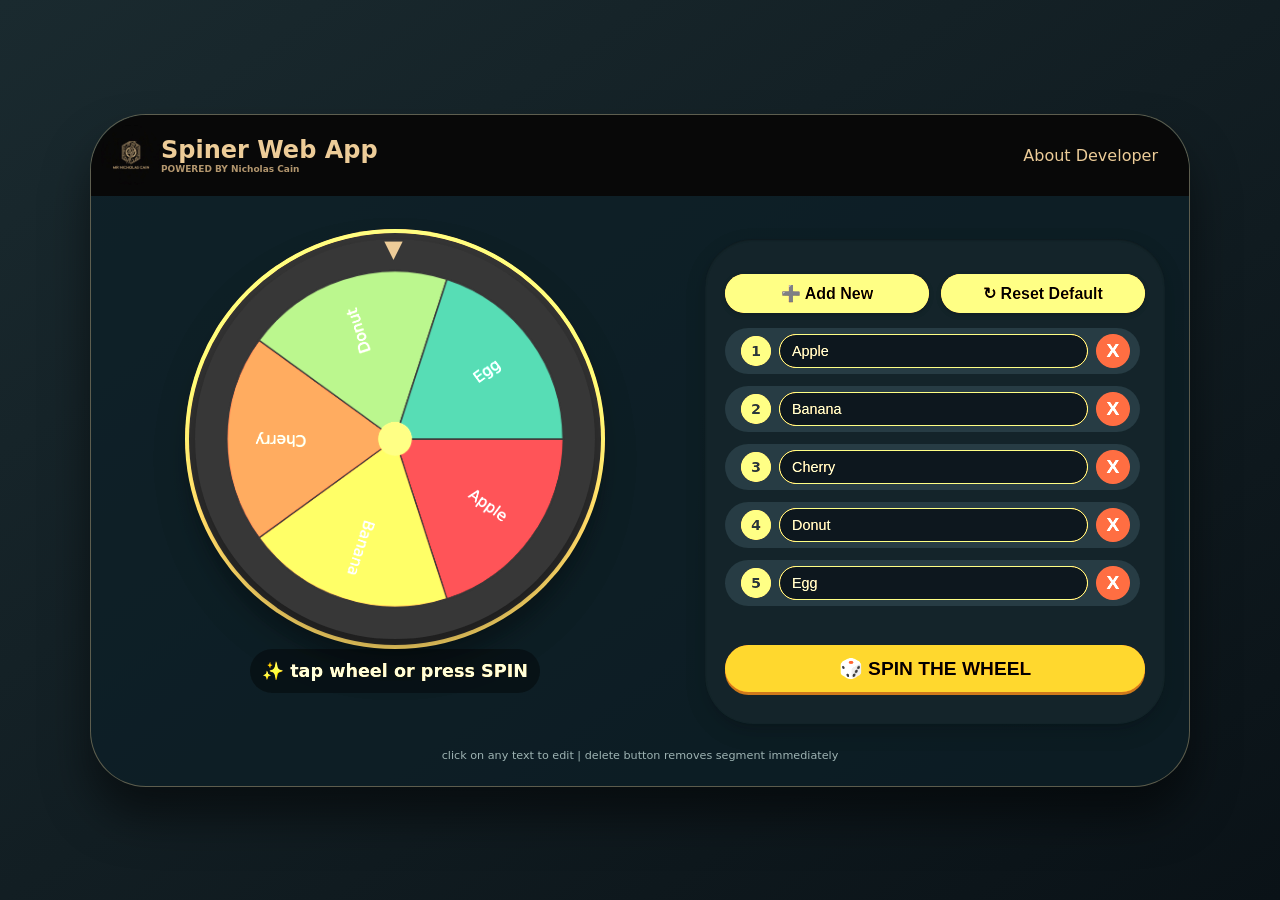
<file: index.html>
<!DOCTYPE html>
<html lang="en">
<head>
    <meta charset="UTF-8">
    <meta name="viewport" content="width=device-width, initial-scale=1.0, user-scalable=no">
    <title>CRUD Spin Wheel | Manage Segments Freely</title>
    <link rel="icon" href="/assets/images/logo.jpeg">
    <link rel="stylesheet" href="/assets/css/style.css">
</head>
<body>
<div class="container">
    <nav>
        <img src="/assets/images/logo.jpeg" alt="logo">
        <h2 class="title">Spiner Web App<br><sub>POWERED BY Nicholas Cain</sub></h2>
        <a href="/about.html">About Developer</a>
    </nav>
    <div class="main-grid">
        <!-- wheel display -->
        
         <h1>▼</h1>
        <div class="wheel-box">
            <canvas id="wheelCanvas" width="500" height="500"></canvas>
            <div class="result-area" id="resultDisplay">✨ tap wheel or press SPIN</div>
        </div>

        <!-- CRUD panel -->
        <div class="crud-panel">
            <div class="action-buttons">
                <button class="primary-btn" id="addSegmentBtn">➕ Add New</button>
                <button class="primary-btn" id="resetDefaultBtn">↻ Reset Default</button>
            </div>

            <div class="segment-list" id="segmentList">
                <!-- dynamic list from segments array -->
            </div>

            <button class="spin-btn" id="spinBtn">🎲 SPIN THE WHEEL</button>
        </div>
    </div>
    <footer>click on any text to edit | delete button removes segment immediately</footer>
</div>

<script>
    // ---------- DATA ----------
    let segments = [
        { id: "s1", text: "Apple", color: "#F94144" },
        { id: "s2", text: "Banana", color: "#F9C74F" },
        { id: "s3", text: "Cherry", color: "#F9844A" },
        { id: "s4", text: "Donut", color: "#90BE6D" },
        { id: "s5", text: "Egg", color: "#43AA8B" }
    ];

    // color palette for new segments (cycle)
    const colorPalette = [
        "#F94144","#F9C74F","#F9844A","#90BE6D","#43AA8B","#4D908E","#577590","#9B5DE5","#F15BB5","#FEE440"
    ];

    // wheel state
    let currentRotation = 0;        // radians
    let spinning = false;
    let animFrame = null;
    let spinStart = 0;
    let spinDuration = 1400;
    let spinTarget = 0;

    // DOM elements
    const canvas = document.getElementById('wheelCanvas');
    const ctx = canvas.getContext('2d');
    const segmentListDiv = document.getElementById('segmentList');
    const spinBtn = document.getElementById('spinBtn');
    const addSegmentBtn = document.getElementById('addSegmentBtn');
    const resetDefaultBtn = document.getElementById('resetDefaultBtn');
    const resultDisplay = document.getElementById('resultDisplay');

    let width = 500, height = 500;
    let centerX = width/2, centerY = height/2;
    let radius = width * 0.42;

    // ----- helper: generate unique id -----
    function generateId() {
        return Date.now() + '-' + Math.random().toString(36).substr(2, 6);
    }

    // ----- get color for new segment (based on index) -----
    function getColorForIndex(idx) {
        return colorPalette[idx % colorPalette.length];
    }

    // ----- CRUD: render segment list (UI) -----
    function renderSegmentList() {
        segmentListDiv.innerHTML = '';
        segments.forEach((seg, idx) => {
            const card = document.createElement('div');
            card.className = 'segment-card';
            
            const indexSpan = document.createElement('span');
            indexSpan.className = 'segment-index';
            indexSpan.textContent = idx+1;
            
            const textInput = document.createElement('input');
            textInput.type = 'text';
            textInput.className = 'segment-text-input';
            textInput.value = seg.text;
            // update on input (real-time)
            textInput.addEventListener('input', (e) => {
                seg.text = e.target.value;
                drawWheel();          // update wheel immediately
            });
            
            const delBtn = document.createElement('button');
            // delBtn.textContent = 'D:\\computer sevric\\grammar\\spiner\\assets\\images\\delete.svg';
            delBtn.textContent = 'X';

            
            delBtn.className = 'delete-btn';
            delBtn.title = 'Delete this segment';
            delBtn.addEventListener('click', () => {
                if (segments.length <= 1) {
                    alert("At least one segment is required!");
                    return;
                }
                if (confirm(`Delete "${seg.text}" ?`)) {
                    deleteSegmentById(seg.id);
                }
            });
            
            card.appendChild(indexSpan);
            card.appendChild(textInput);
            card.appendChild(delBtn);
            segmentListDiv.appendChild(card);
        });
    }

    // delete by id
    function deleteSegmentById(id) {
        const index = segments.findIndex(s => s.id === id);
        if (index !== -1) {
            segments.splice(index, 1);
            renderSegmentList();
            drawWheel();
        }
    }

    // add new segment
    function addNewSegment() {
        const newId = generateId();
        const newText = `Part ${segments.length+1}`;
        const newColor = getColorForIndex(segments.length);
        segments.push({ id: newId, text: newText, color: newColor });
        renderSegmentList();
        drawWheel();
    }

    // reset to default 5 items
    function resetToDefault() {
        segments = [
            { id: generateId(), text: "Apple", color: "#F94144" },
            { id: generateId(), text: "Banana", color: "#F9C74F" },
            { id: generateId(), text: "Cherry", color: "#F9844A" },
            { id: generateId(), text: "Donut", color: "#90BE6D" },
            { id: generateId(), text: "Egg", color: "#43AA8B" }
        ];
        renderSegmentList();
        drawWheel();
        resultDisplay.innerHTML = "✨ reset to default segments";
    }

    // ---------- WHEEL DRAWING ----------
    function drawWheel() {
        if (!ctx) return;
        if (segments.length === 0) return;
        const angleStep = (Math.PI * 2) / segments.length;
        ctx.clearRect(0, 0, width, height);
        
        for (let i = 0; i < segments.length; i++) {
            const start = currentRotation + i * angleStep;
            const end = start + angleStep;
            ctx.beginPath();
            ctx.moveTo(centerX, centerY);
            ctx.arc(centerX, centerY, radius, start, end);
            ctx.closePath();
            ctx.fillStyle = segments[i].color;
            ctx.fill();
            ctx.strokeStyle = "#2c2c2c";
            ctx.lineWidth = 1.5;
            ctx.stroke();
            
            // draw text
            ctx.save();
            ctx.translate(centerX, centerY);
            ctx.rotate(start + angleStep/2);
            ctx.textAlign = "center";
            ctx.textBaseline = "middle";
            const textRadius = radius * 0.68;
            const fontSize = Math.max(12, Math.min(18, radius/11));
            ctx.font = `${fontSize}px "Segoe UI", system-ui`;
            ctx.fillStyle = "#ffffff";
            ctx.shadowBlur = 0;
            ctx.fillText(segments[i].text, textRadius, 0);
            ctx.restore();
        }
        
        // center dot & pointer
        ctx.beginPath();
        ctx.arc(centerX, centerY, radius * 0.1, 0, Math.PI*2);
        ctx.fillStyle = "#FFD966";
        ctx.fill();
    }

    // get current segment index under pointer (top)
    function getCurrentSegmentIndex() {
        if (segments.length === 0) return -1;
        const angleStep = (Math.PI * 2) / segments.length;
        const pointerAngle = -Math.PI/2;  // upward
        let rawAngle = (pointerAngle - currentRotation) % (Math.PI*2);
        if (rawAngle < 0) rawAngle += Math.PI*2;
        return Math.floor(rawAngle / angleStep) % segments.length;
    }

    // spin animation
    function spinWheel() {
        if (spinning || segments.length === 0) return;
        const extraSpins = 8 + Math.random() * 8;   // 8~16 full rotations
        const finalOffset = Math.random() * Math.PI * 2;
        const targetRotation = currentRotation + (extraSpins * Math.PI * 2) + finalOffset;
        spinTarget = targetRotation;
        spinStart = performance.now();
        spinning = true;
        const startRot = currentRotation;
        
        function step(now) {
            const elapsed = now - spinStart;
            let t = Math.min(1, elapsed / spinDuration);
            const ease = 1 - Math.pow(1-t, 3);
            currentRotation = startRot + (spinTarget - startRot) * ease;
            drawWheel();
            if (t < 1) {
                animFrame = requestAnimationFrame(step);
            } else {
                currentRotation = spinTarget % (Math.PI*2);
                drawWheel();
                spinning = false;
                cancelAnimationFrame(animFrame);
                const winnerIdx = getCurrentSegmentIndex();
                if (winnerIdx !== -1) {
                    resultDisplay.innerHTML = `🎉 WINNER: ${segments[winnerIdx].text} 🎉`;
                } else {
                    resultDisplay.innerHTML = `⚠️ No segment found`;
                }
            }
        }
        if (animFrame) cancelAnimationFrame(animFrame);
        animFrame = requestAnimationFrame(step);
    }

    // resize canvas dynamically
    function resizeCanvasAndRedraw() {
        const container = canvas.parentElement;
        const maxSize = Math.min(container.clientWidth, 420);
        canvas.width = maxSize;
        canvas.height = maxSize;
        width = maxSize;
        height = maxSize;
        centerX = width/2;
        centerY = height/2;
        radius = width * 0.42;
        drawWheel();
    }

    // ---------- INITIALIZE & EVENT LISTENERS ----------
    function init() {
        resizeCanvasAndRedraw();
        renderSegmentList();
        drawWheel();
        
        spinBtn.addEventListener('click', () => {
            if (!spinning && segments.length > 0) spinWheel();
        });
        canvas.addEventListener('click', () => {
            if (!spinning && segments.length > 0) spinWheel();
        });
        addSegmentBtn.addEventListener('click', addNewSegment);
        resetDefaultBtn.addEventListener('click', resetToDefault);
        window.addEventListener('resize', () => {
            resizeCanvasAndRedraw();
        });
    }

    init();
</script>
</body>
</html>
</file>
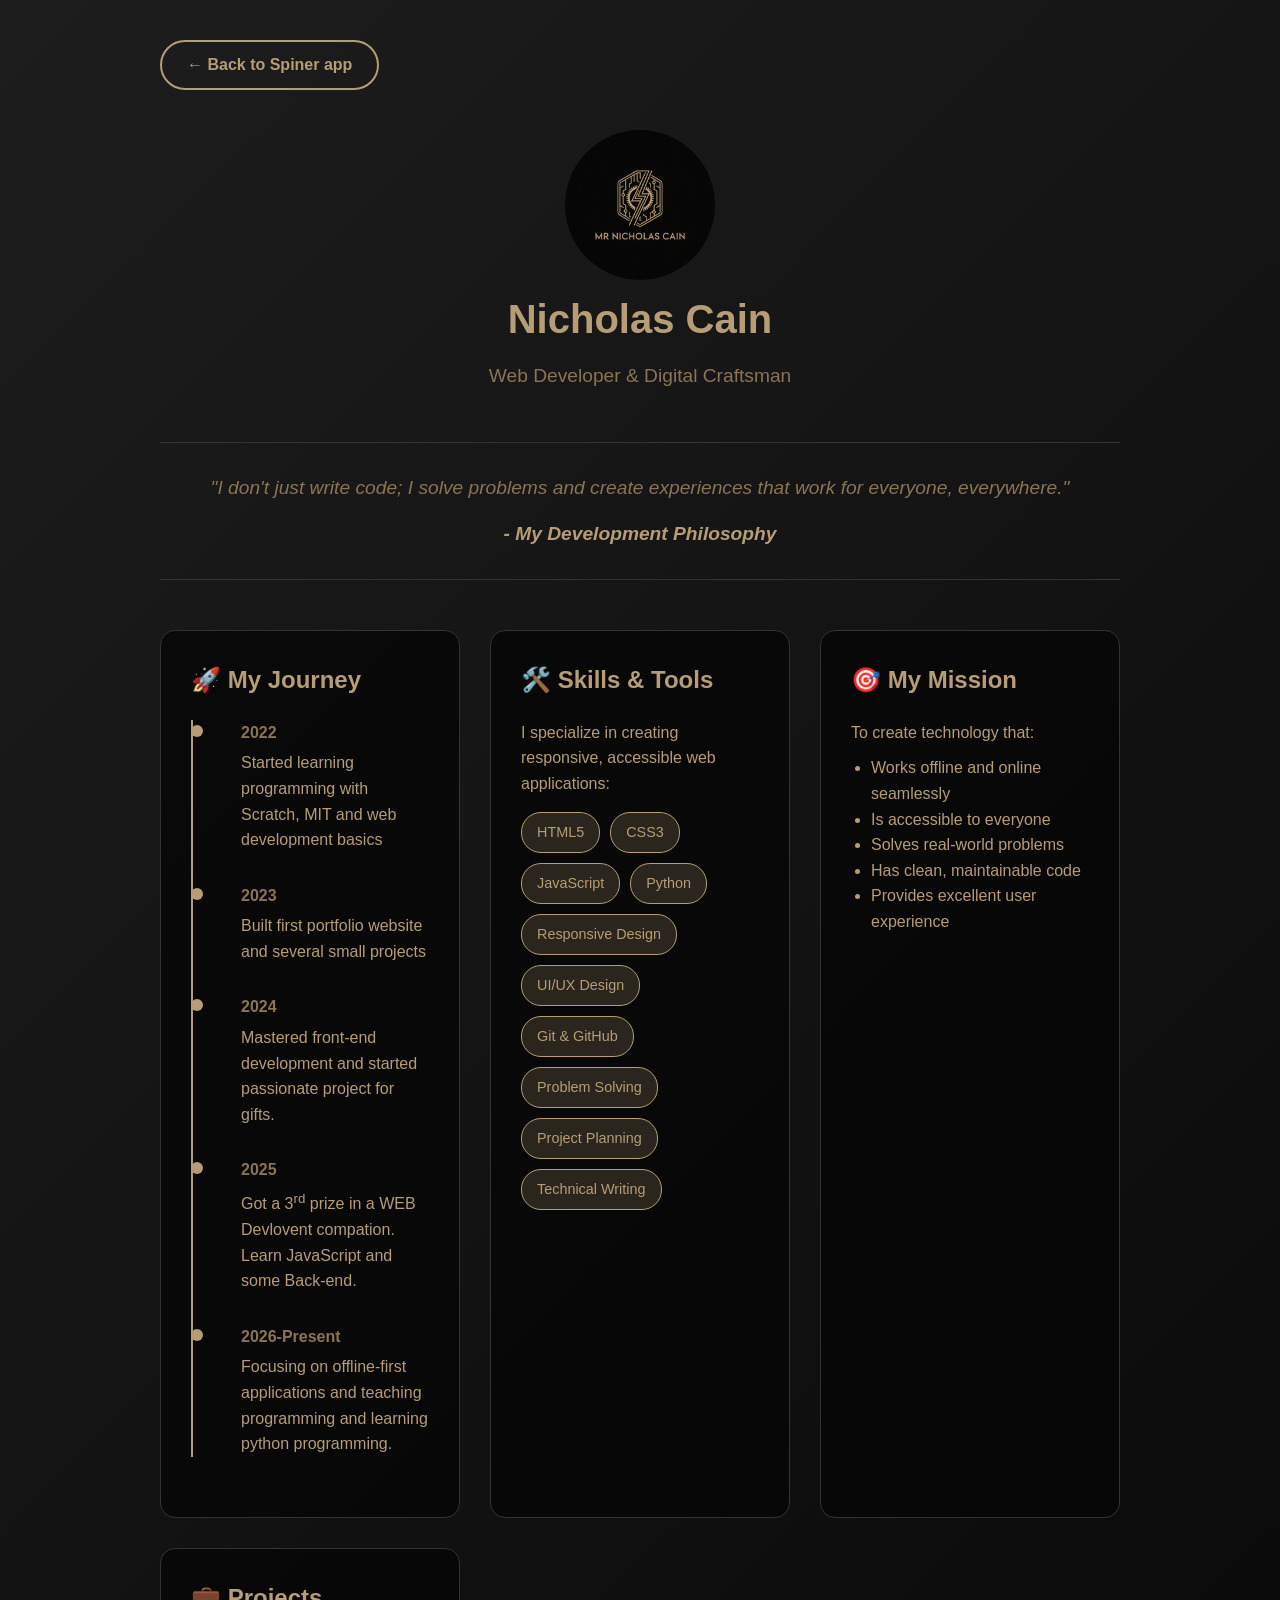
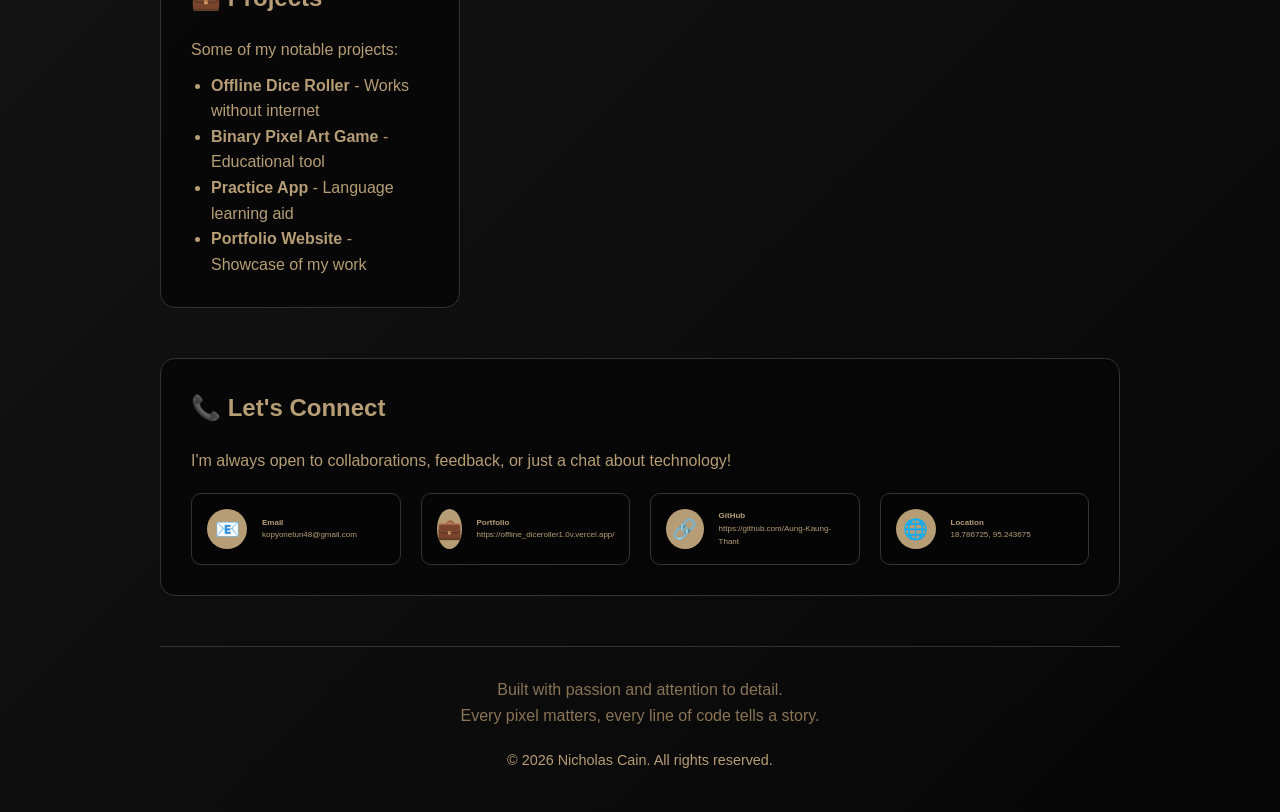
<file: about.html>
<!DOCTYPE html>
<html lang="en">
<head>
    <meta charset="UTF-8">
    <meta name="viewport" content="width=device-width, initial-scale=1.0">
    <title>About Developer | Nicholas Cain</title>
    <link rel="icon" href="/assets/logo.jpeg">
    <link rel="stylesheet" href="/assets/css/about.css">
</head>
<body>
    <div class="container">
        <a href="index.html" class="back-btn">← Back to Spiner app</a>
        
        <div class="header">
            <div class="profile-img"><img src="/assets/images/logo.jpeg" alt="logo" class="logopng"></div>
            <h1>Nicholas Cain</h1>
            <p class="tagline">Web Developer & Digital Craftsman</p>
        </div>
        
        <div class="quote">
            "I don't just write code; I solve problems and create experiences that work for everyone, everywhere."
            <strong>- My Development Philosophy</strong>
        </div>
        
        <div class="content-grid">
            <div class="card">
                <h3>🚀 My Journey</h3>
                <div class="timeline">
                    <div class="timeline-item">
                        <div class="year">2022</div>
                        <p>Started learning programming with Scratch, MIT and web development basics</p>
                    </div>
                    <div class="timeline-item">
                        <div class="year">2023</div>
                        <p>Built first portfolio website and several small projects</p>
                    </div>
                    <div class="timeline-item">
                        <div class="year">2024</div>
                        <p>Mastered front-end development and started passionate project for gifts.</p>
                    </div>
                    <div class="timeline-item">
                        <div class="year">2025</div>
                        <p>Got a 3<sup>rd</sup> prize in a WEB Devlovent compation. Learn JavaScript and some Back-end.</p>
                    </div>
                    <div class="timeline-item">
                        <div class="year">2026-Present</div>
                        <p>Focusing on offline-first applications and teaching programming and learning python programming.</p>
                    </div>
                </div>
            </div>
            
            <div class="card">
                <h3>🛠️ Skills & Tools</h3>
                <p>I specialize in creating responsive, accessible web applications:</p>
                <div class="skills-list">
                    <span class="skill-tag">HTML5</span>
                    <span class="skill-tag">CSS3</span>
                    <span class="skill-tag">JavaScript</span>
                    <span class="skill-tag">Python</span>
                    <span class="skill-tag">Responsive Design</span>
                    <span class="skill-tag">UI/UX Design</span>
                    <span class="skill-tag">Git & GitHub</span>
                    <span class="skill-tag">Problem Solving</span>
                    <span class="skill-tag">Project Planning</span>
                    <span class="skill-tag">Technical Writing</span>
                </div>
            </div>
            
            <div class="card">
                <h3>🎯 My Mission</h3>
                <p>To create technology that:</p>
                <ul style="padding-left: 20px; margin-top: 10px;">
                    <li>Works offline and online seamlessly</li>
                    <li>Is accessible to everyone</li>
                    <li>Solves real-world problems</li>
                    <li>Has clean, maintainable code</li>
                    <li>Provides excellent user experience</li>
                </ul>
            </div>
            
            <div class="card">
                <h3>💼 Projects</h3>
                <p>Some of my notable projects:</p>
                <ul style="padding-left: 20px; margin-top: 10px;">
                    <li><strong>Offline Dice Roller</strong> - Works without internet</li>
                    <li><strong>Binary Pixel Art Game</strong> - Educational tool</li>
                    <li><strong>Practice App</strong> - Language learning aid</li>
                    <li><strong>Portfolio Website</strong> - Showcase of my work</li>
                </ul>
            </div>
        </div>
        
        <div class="card">
            <h3>📞 Let's Connect</h3>
            <p>I'm always open to collaborations, feedback, or just a chat about technology!</p>
            <div class="contact-info">
                <div class="contact-item">
                    <div class="contact-icon">📧</div>
                    <div>
                        <strong>Email</strong><br>
                        kopyonetun48@gmail.com
                    </div>
                </div>
                <div class="contact-item">
                    <div class="contact-icon">💼</div>
                    <div>
                        <strong>Portfolio</strong><br>
                        https://offline_diceroller1.0v.vercel.app/
                    </div>
                </div>
                <div class="contact-item">
                    <div class="contact-icon">🔗</div>
                    <div>
                        <strong>GitHub</strong><br>
                        https://github.com/Aung-Kaung-Thant
                    </div>
                </div>
                <div class="contact-item">
                    <div class="contact-icon">🌐</div>
                    <div>
                        <strong>Location</strong><br>
                        18.786725, 95.243675
                    </div>
                </div>
            </div>
        </div>
        
        <div style="text-align: center; margin-top: 50px; padding-top: 30px; border-top: 1px solid #333;">
            <p style="color: #8a7455;">
                Built with passion and attention to detail.<br>
                Every pixel matters, every line of code tells a story.
            </p>
            <p style="margin-top: 20px; font-size: 0.9em;">
                © 2026 Nicholas Cain. All rights reserved.
            </p>
        </div>
    </div>
</body>
</html>
</file>
<file: assets/css/style.css>
* {
            margin: 0;
            padding: 0;
            box-sizing: border-box;
            user-select: none;
        }

        body {
            background: linear-gradient(145deg, #1a2a2f 0%, #0a1217 100%);
            min-height: 100vh;
            display: flex;
            justify-content: center;
            align-items: center;
            font-family: 'Segoe UI', 'Poppins', system-ui, sans-serif;
            padding: 0.45%;
            overflow-y: hidden;
            filter: brightness(130%);
        }

        .container {
            max-width: 1100px;
            width: 100%;
            background: rgba(10, 25, 30, 0.75);
            backdrop-filter: blur(12px);
            border-radius: 56px;
            padding: 24px;
            box-shadow: 0 30px 45px rgba(0,0,0,0.5);
            border: 1px solid rgba(255,215,150,0.25);
        }

        /* h1 {
            text-align: center;
            font-size: 1.8rem;
            font-weight: 700;
            background: linear-gradient(135deg, #FFE6AA, #F5A623);
            -webkit-background-clip: text;
            background-clip: text;
            color: transparent;
            letter-spacing: -0.5px;
        } */

        /* .sub {
            text-align: center;
            color: #ccbb88;
            font-size: 0.85rem;
            margin-bottom: 25px;
        } */
        nav{
            width: 100%;
            top: 0;
            display: flex;
            background-color: #060606;
            align-items: center;
            padding: 10px;
            position: fixed;
            top: 0px;
            left: 0;
            border-radius: 56px 56px 0 0;
        }
        nav img{
            width: 60px;
            height: 60px;
            border-radius: 50%;
        }
        nav h2{
            color: #b69d75;
            flex-grow: 1;
        }
        nav h2 sub{
            font-size: xx-small;
            display: block;
            color: #8a7455;
        }
        nav button{
            border-radius: 5px;
            height: 50px;
            width: 50px;
            background-color: transparent;
            border: 1px solid transparent;
            cursor: pointer;
            display: flex;
            align-items: center;
            justify-content: center;
        }
        button:hover{
            transition: 0.3s;
            border-color: #b69d75;
            transition: 0.5s;
            filter: brightness(130%);
        }
        nav button img{
            width: 30px;
            height: 30px;
            /* filter: invert(70%) sepia(20%) saturate(400%) hue-rotate(360deg); */
        }
        a {
            padding: 20px;
            border-radius: 0 31px;
            text-decoration: none;
            color: #b69d75;
            /* position: fixed; */
            border: 1px solid transparent;
        }
        a:hover{
            border: 1px solid #b69d75;
            transition: 0.5s;
        }
        /* layout: wheel left, crud panel right */
        h1{
            position: fixed;
            left: 26.7%;
            top: 18%;
            font-size: x-large;
            color: #b69d75;
        }
        .main-grid {
            display: flex;
            flex-wrap: wrap;
            gap: 30px;
            justify-content: center;
            align-items: flex-start;
            margin-top: 100px;
            position: relative;
        }

        .wheel-box {
            flex: 2;
            min-width: 280px;
            display: flex;
            flex-direction: column;
            align-items: center;
        }

        canvas {
            background: #2a2a2a;
            border-radius: 50%;
            box-shadow: 0 20px 35px rgba(0,0,0,0.5), 0 0 0 6px #2a2a2a, 0 0 0 10px #FFD966;
            width: 100%;
            max-width: 400px;
            height: auto;
            cursor: pointer;
            transition: transform 0.2s;
        }
        canvas:active {
            transform: scale(0.98);
        }

        .crud-panel {
            flex: 1.5;
            min-width: 280px;
            background: #0f1c20;
            border-radius: 48px;
            padding: 20px;
            box-shadow: inset 0 1px 2px rgba(0,0,0,0.3), 0 8px 20px rgba(0,0,0,0.2);
        }

        .segment-list {
            max-height: 380px;
            overflow-y: auto;
            margin: 15px 0;
            padding-right: 5px;
        }

        .segment-card {
            background: #1e2e34;
            border-radius: 60px;
            margin-bottom: 12px;
            display: flex;
            align-items: center;
            gap: 8px;
            padding: 6px 10px 6px 16px;
            transition: all 0.2s;
        }

        .segment-index {
            font-weight: bold;
            background: #FFD966;
            color: #1e2a2e;
            width: 30px;
            height: 30px;
            border-radius: 30px;
            display: flex;
            align-items: center;
            justify-content: center;
            font-size: 0.9rem;
        }

        .segment-text-input {
            flex: 1;
            background: #0a1217;
            border: 1px solid #FFD966;
            border-radius: 40px;
            padding: 8px 12px;
            color: #FFE6AA;
            font-size: 0.9rem;
            outline: none;
        }

        .segment-text-input:focus {
            border-color: #ffaa44;
            box-shadow: 0 0 0 2px rgba(255,200,100,0.3);
        }

        .delete-btn {
            background: #cc5533;
            border: none;
            color: white;
            width: 34px;
            height: 34px;
            border-radius: 34px;
            font-weight: bold;
            cursor: pointer;
            font-size: 1.2rem;
            transition: 0.2s;
        }
        .delete-btn:hover {
            background: #ff6644;
            transform: scale(1.05);
            transform: rotate(180deg);
            transition: 0.5s;
        }

        .action-buttons {
            display: flex;
            gap: 12px;
            margin: 15px 0;
        }

        .primary-btn {
            background: #FFD966;
            border: none;
            padding: 10px 0;
            flex: 1;
            border-radius: 40px;
            font-weight: bold;
            font-size: 1rem;
            cursor: pointer;
            transition: 0.1s linear;
            box-shadow: 0 2px 5px rgba(0,0,0,0.2);
        }
        .primary-btn:active {
            transform: scale(0.96);
        }

        .spin-btn {
            background: #F5A623;
            width: 100%;
            padding: 12px;
            font-size: 1.2rem;
            font-weight: bold;
            border: none;
            border-radius: 60px;
            cursor: pointer;
            margin: 12px 0;
            box-shadow: 0 3px 0 #a05e15;
            transition: 0.05s linear;
        }
        .spin-btn:active {
            transform: translateY(2px);
            box-shadow: 0 1px 0 #a05e15;
        }

        .result-area {
            background: #00000066;
            border-radius: 40px;
            padding: 12px;
            text-align: center;
            font-size: 1.1rem;
            font-weight: bold;
            color: #FFE6AA;
            margin-top: 10px;
        }

        footer {
            text-align: center;
            font-size: 0.7rem;
            color: #7a8a8a;
            margin-top: 25px;
        }
        @media (max-width: 780px) {
            body{
                overflow: auto;
            }
            h1{
                left: 49%;
                top: 10.6%;
            }
            .main-grid {
                flex-direction: column;
                align-items: center;
            }
            .crud-panel {
                width: 100%;
            }

        }
</file>
<file: assets/css/about.css>
* {
            margin: 0;
            padding: 0;
            box-sizing: border-box;
        }
        
        body {
            background: linear-gradient(135deg, #1d1d1d 0%, #060606 100%);
            color: #b69d75;
            font-family: 'Segoe UI', Tahoma, Geneva, Verdana, sans-serif;
            line-height: 1.6;
            min-height: 100vh;
        }
        
        .container {
            max-width: 1000px;
            margin: 0 auto;
            padding: 40px 20px;
        }
        
        .back-btn {
            display: inline-block;
            background: transparent;
            border: 2px solid #b69d75;
            color: #b69d75;
            padding: 10px 25px;
            border-radius: 30px;
            text-decoration: none;
            font-weight: bold;
            transition: all 0.3s;
            margin-bottom: 40px;
        }
        
        .back-btn:hover {
            background: #b69d75;
            color: #1d1d1d;
        }
        
        .header {
            text-align: center;
            margin-bottom: 50px;
        }
        
        .profile img {
            width: 150px;
            height: 150px;
            border-radius: 50%;
            background: linear-gradient(45deg, #b69d75, #8a7455);
            margin: 0 auto 20px;
            display: flex;
            align-items: center;
            justify-content: center;
            font-size: 60px;
            color: #1d1d1d;
            font-weight: bold;
            box-shadow: 0 10px 30px rgba(182, 157, 117, 0.3);
        }

        .logopng{
            width: 150px;
            height: 150px;
            border-radius: 50%;
        }
        
        
        h1 {
            font-size: 2.5em;
            margin-bottom: 10px;
            /* background: linear-gradient(45deg, #b69d75, #e8c8a0);
            -webkit-text-fill-color: transparent; */
        }
        
        .tagline {
            font-size: 1.2em;
            color: #8a7455;
            margin-bottom: 30px;
        }
        
        .content-grid {
            display: grid;
            grid-template-columns: repeat(auto-fit, minmax(300px, 1fr));
            gap: 30px;
            margin-bottom: 50px;
        }
        .contact-item {
            font-size: 8px;
        }
        .card {
            background: rgba(6, 6, 6, 0.8);
            border: 1px solid #333;
            border-radius: 15px;
            padding: 30px;
            transition: transform 0.3s, border-color 0.3s;
        }
        
        .card:hover {
            transform: translateY(-5px);
            border-color: #b69d75;
        }
        
        .card h3 {
            color: #b69d75;
            margin-bottom: 20px;
            font-size: 1.5em;
            display: flex;
            align-items: center;
            gap: 10px;
        }
        
        .skills-list {
            display: flex;
            flex-wrap: wrap;
            gap: 10px;
            margin-top: 15px;
        }
        
        .skill-tag {
            background: rgba(182, 157, 117, 0.2);
            border: 1px solid #b69d75;
            padding: 8px 15px;
            border-radius: 20px;
            font-size: 0.9em;
            transition: all 0.3s;
        }
        
        .skill-tag:hover {
            background: #b69d75;
            color: #1d1d1d;
        }
        
        .timeline {
            position: relative;
            padding-left: 30px;
        }
        
        .timeline::before {
            content: '';
            position: absolute;
            left: 0;
            top: 0;
            bottom: 0;
            width: 2px;
            background: #b69d75;
        }
        
        .timeline-item {
            position: relative;
            margin-bottom: 30px;
            padding-left: 20px;
        }
        
        .timeline-item::before {
            content: '';
            position: absolute;
            left: -30px;
            top: 5px;
            width: 12px;
            height: 12px;
            border-radius: 50%;
            background: #b69d75;
        }
        
        .year {
            color: #8a7455;
            font-weight: bold;
            margin-bottom: 5px;
        }
        
        .contact-info {
            display: grid;
            grid-template-columns: repeat(auto-fit, minmax(200px, 1fr));
            gap: 20px;
            margin-top: 20px;
        }
        
        .contact-item {
            display: flex;
            align-items: center;
            gap: 15px;
            padding: 15px;
            background: rgba(6, 6, 6, 0.8);
            border-radius: 10px;
            border: 1px solid #333;
        }
        
        .contact-icon {
            width: 40px;
            height: 40px;
            background: #b69d75;
            border-radius: 50%;
            display: flex;
            align-items: center;
            justify-content: center;
            color: #1d1d1d;
            font-size: 20px;
        }
        
        .quote {
            text-align: center;
            font-style: italic;
            font-size: 1.2em;
            padding: 30px;
            border-top: 1px solid #333;
            border-bottom: 1px solid #333;
            margin: 50px 0;
            color: #8a7455;
        }
        
        .quote strong {
            color: #b69d75;
            display: block;
            margin-top: 15px;
        }
        .result-area {
            background: #00000066;
            border-radius: 40px;
            padding: 12px;
            text-align: center;
            font-size: 1.1rem;
            font-weight: bold;
            color: #FFE6AA;
            margin-top: 20px;
        }
        @media (max-width: 768px) {
            .container {
                padding: 20px;
            }
            
            h1 {
                font-size: 2em;
            }
            
            .content-grid {
                grid-template-columns: 1fr;
            }
        }
</file>
